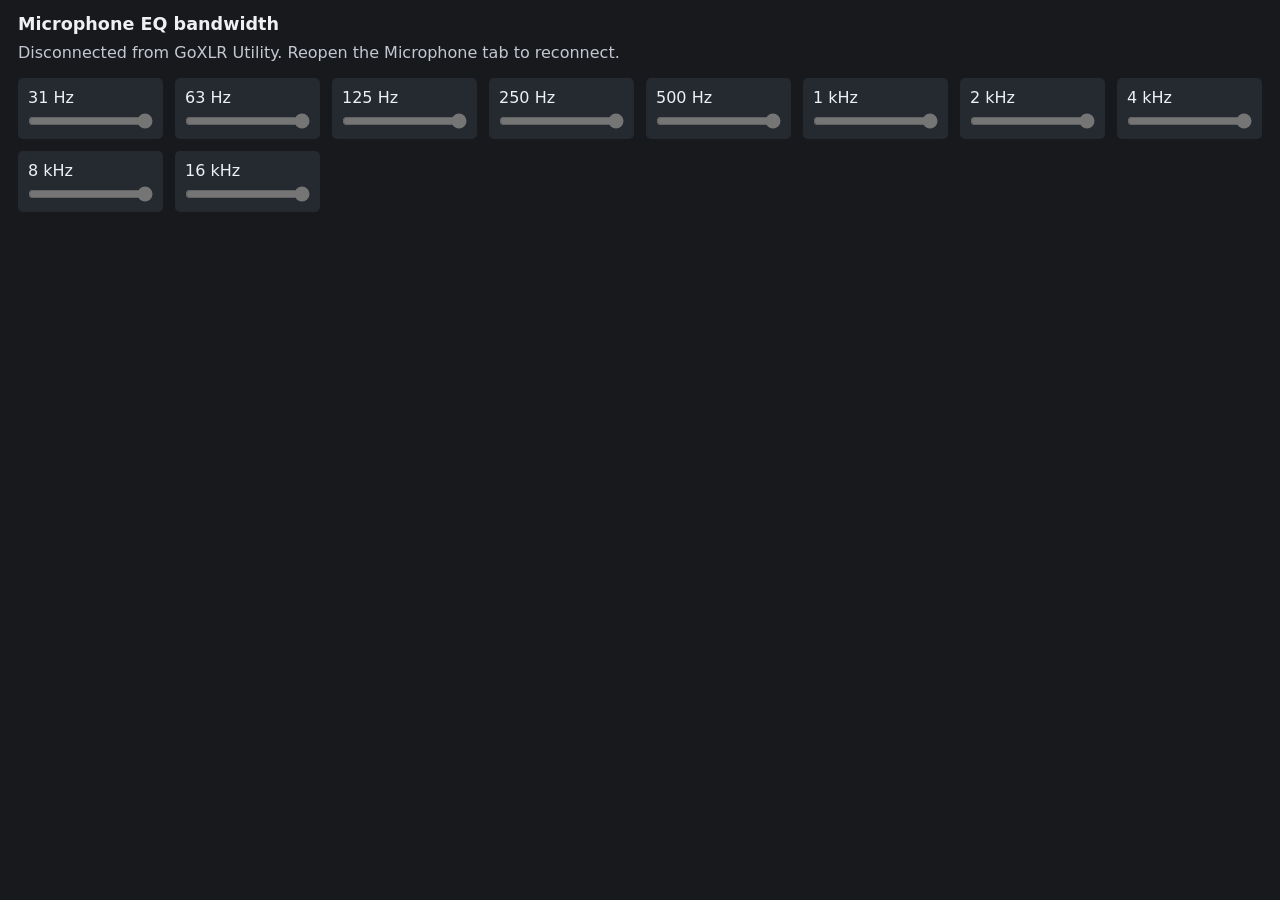
<file: daemon/web-content/mic-bandwidth/index.html>
<!doctype html>
<html lang="en">
<head>
  <meta charset="utf-8">
  <meta name="viewport" content="width=device-width, initial-scale=1">
  <title>Microphone EQ bandwidth</title>
  <link rel="stylesheet" href="style.css">
  <script type="module" src="app.mjs"></script>
</head>
<body>
  <h2>Microphone EQ bandwidth</h2>
  <p id="status" role="status">Connecting to GoXLR Utility…</p>
  <div id="bands"></div>
</body>
</html>
</file>
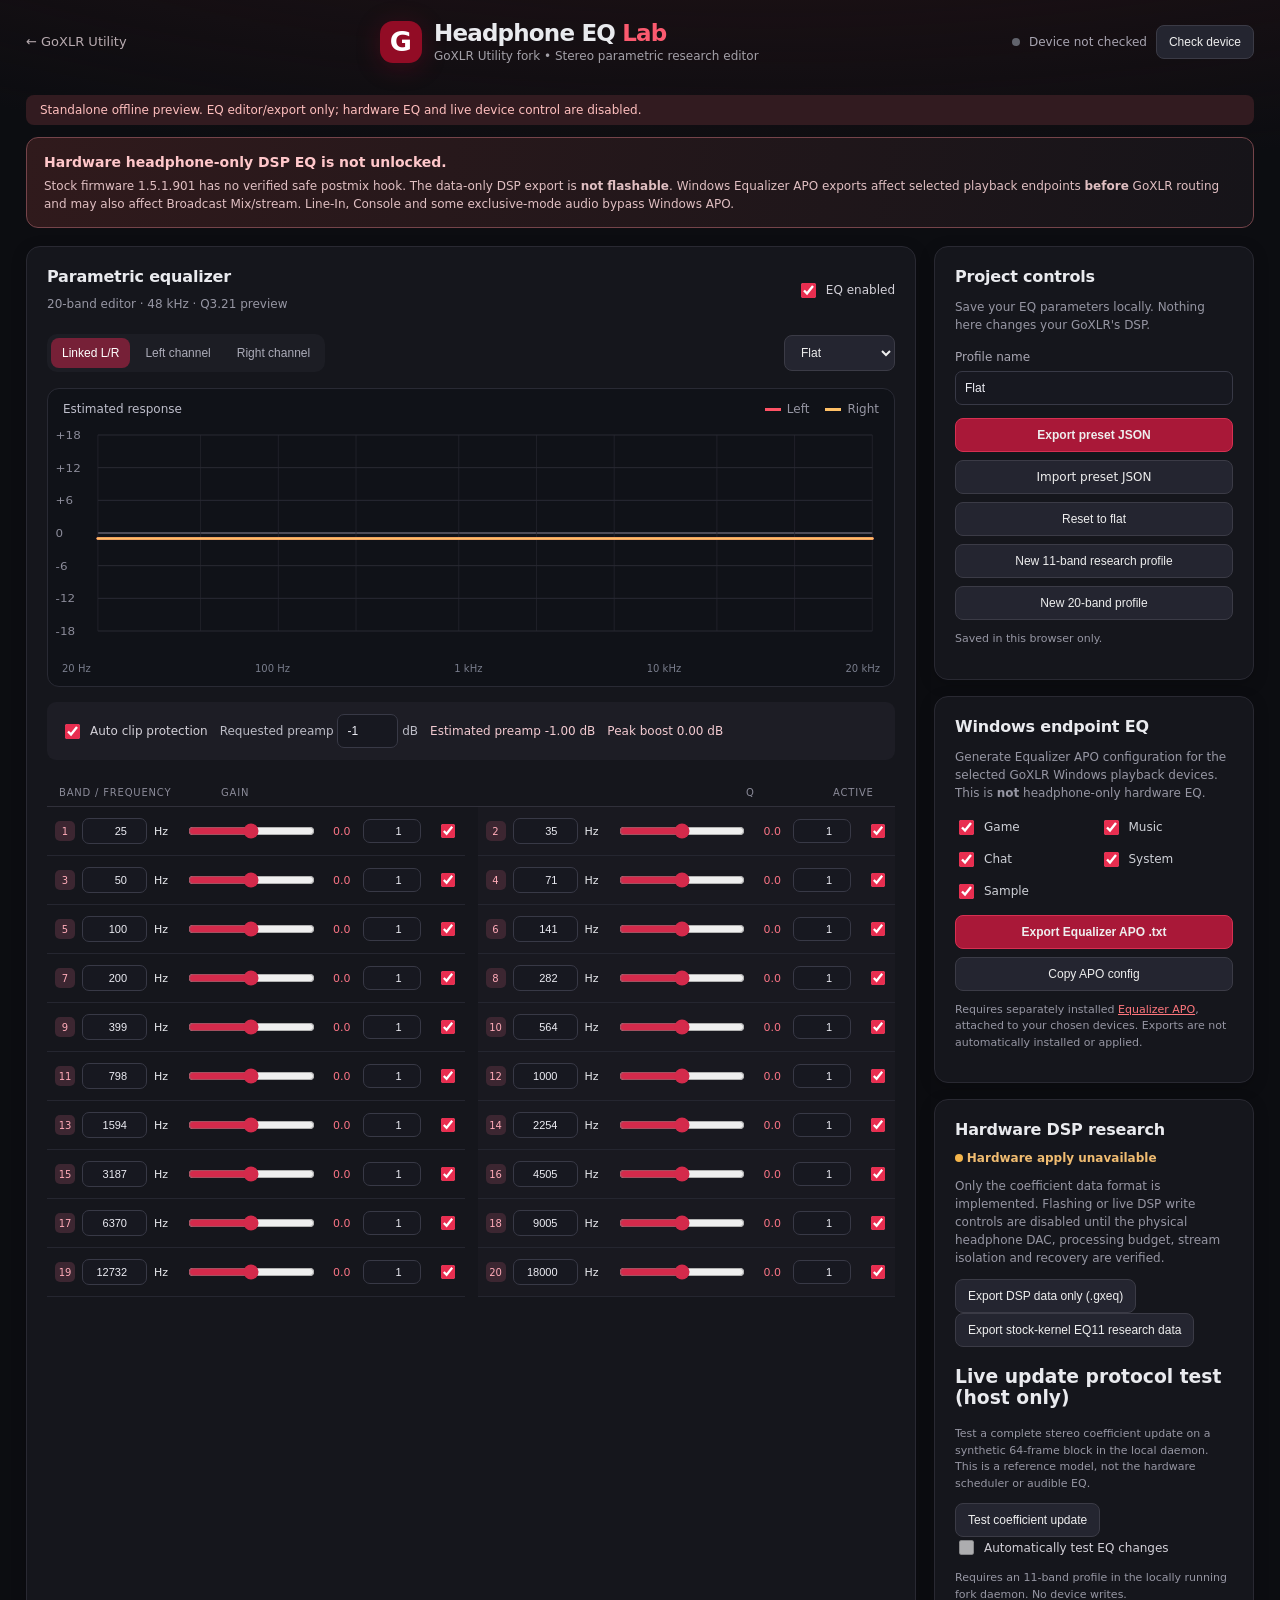
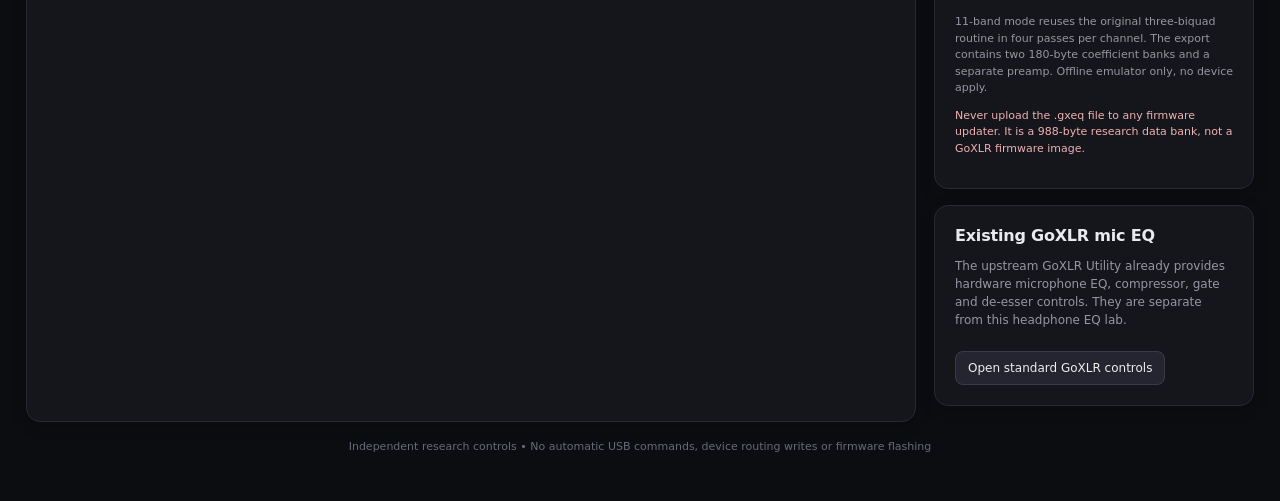
<file: standalone/GoXLR-EQ-Lab-OFFLINE-PREVIEW.html>
<!doctype html>
<html lang="en">
<head>
  <meta charset="utf-8">
  <meta name="viewport" content="width=device-width,initial-scale=1">
  <title>GoXLR • Headphone EQ Lab</title>
  <style>
:root{font-family:Inter,system-ui,-apple-system,Segoe UI,Arial,sans-serif;color:#e9eaee;background:#0c0d11;font-synthesis:none}*{box-sizing:border-box}body{margin:0;background:radial-gradient(ellipse 1400px 430px at 60% -12%,#2a1317,transparent),#0c0d11}.layout{max-width:1460px;margin:0 auto;padding:20px 26px 30px}a{color:#ff777d}.header{display:flex;align-items:center;justify-content:space-between;gap:20px;flex-wrap:wrap;padding-bottom:20px}.back{font-size:13px;text-decoration:none;color:#b8abb0}.wordmark{display:flex;align-items:center;gap:12px}.mark{width:42px;height:42px;display:grid;place-items:center;border-radius:13px;background:#920c25;color:white;font-size:27px;font-weight:800;box-shadow:0 4px 25px #960b294d}.wordmark h1{font-size:23px;letter-spacing:-.8px;margin:0}.wordmark em{color:#fb5a6f;font-style:normal}.wordmark p{color:#a3a0a8;font-size:12px;margin:3px 0 0}.device{display:flex;align-items:center;gap:9px;font-size:12px;color:#a8a5b1}.dot{display:inline-block;width:8px;height:8px;border-radius:50%;background:#61636c}.dot.ok{background:#34cf87}.dot.blocked{background:#f4b54b}.notice{border:1px solid #75444a;background:linear-gradient(100deg,#301a1c,#161419);padding:14px 17px;border-radius:12px;margin-bottom:18px}.notice strong{color:#ffc7ca;font-size:14px}.notice p{color:#e0bfc2;line-height:1.5;font-size:12px;max-width:1210px;margin:6px 0 0}.cols{display:grid;grid-template-columns:minmax(570px,1fr) 320px;gap:18px}.panel{border:1px solid #292932;background:#15161c;border-radius:14px;padding:20px;box-shadow:0 4px 16px #0003;margin-bottom:16px}.main{margin-bottom:0}.topline,.channel-bar,.graph-head,.headroom,.table-head,.bandrow{display:flex;align-items:center;justify-content:space-between;gap:12px}h2{font-size:16px;margin:0 0 7px;letter-spacing:-.2px}.sub{font-size:12px;color:#9696a3;line-height:1.5}.topline{margin-bottom:21px}.toggle{display:inline-flex;align-items:center;gap:7px;color:#d3d0d8;font-size:12px;white-space:nowrap}input[type=checkbox]{accent-color:#e82e50;width:15px;height:15px}button,.filebutton,.openapp,select{color:#eee;background:#242530;border:1px solid #3b3b46;border-radius:8px;padding:9px 12px;font-size:12px;cursor:pointer}button:hover,.filebutton:hover,.openapp:hover{border-color:#df4a5d;background:#302329}button:focus-visible,input:focus-visible,select:focus-visible{outline:2px solid #f45c76;outline-offset:2px}button.accent{background:#a91838;border-color:#d63051;font-weight:650}.channel-bar{margin-bottom:16px}.segmented{display:flex;flex-wrap:wrap;gap:4px;background:#1c1d24;border-radius:10px;padding:4px}.segmented button{border:0;background:transparent;padding:8px 11px;color:#acacb9}.segmented button.active{background:#762037;color:#fff}.graph{border:1px solid #292a34;background:#101218;border-radius:12px;overflow:hidden;margin-bottom:15px}.graph-head{padding:13px 15px 0;font-size:12px;color:#bebecb}.legend{display:flex;align-items:center;gap:6px;color:#9696a3}.legend i{display:inline-block;width:16px;height:3px;margin-left:10px}.legend i.left{background:#ff5265}.legend i.right{background:#ffc066}#response{display:block;width:100%;height:245px}.graph-meta{display:flex;justify-content:space-between;padding:2px 14px 12px;font-size:10px;color:#797d8c}.headroom{justify-content:flex-start;flex-wrap:wrap;padding:12px 14px;margin-bottom:17px;border-radius:9px;background:#1d1d25;font-size:12px;color:#bcbcc6}.headroom input[type=number]{width:61px}.headroom span{font-variant-numeric:tabular-nums;color:#f2cad1}.table-head{padding:10px 12px 8px;display:grid;grid-template-columns:150px 1fr 75px 50px;font-size:10px;color:#8b8b99;text-transform:uppercase;letter-spacing:.8px;border-bottom:1px solid #30303a}.bands{display:grid;grid-template-columns:1fr 1fr;column-gap:13px}.bandrow{display:grid;grid-template-columns:91px minmax(85px,1fr) 62px 20px;padding:11px 8px;border-bottom:1px solid #252630;font-size:11px;min-width:0}.bandrow:nth-child(even){background:#191920}.freqrow{display:flex;align-items:center;gap:7px;white-space:nowrap}.bandnum{display:inline-grid;place-items:center;border-radius:5px;width:20px;height:20px;background:#3c2631;color:#ffabb8;font-size:10px}.bandrow .value{color:#fa7485;font-size:11px;min-width:27px;text-align:right}.gainrow{display:flex;align-items:center;gap:7px;min-width:0}.gainrow input{min-width:0;flex:1}.bandrow input[type=number]{width:58px;padding:5px 3px;text-align:right}.bandrow input[type=checkbox]{width:14px;height:14px}.bandrow input[type=range]{accent-color:#d42a4b;width:100%;cursor:pointer}input[type=number],input[type=text]{background:#171820;color:#ededf4;border:1px solid #383946;border-radius:7px;font-size:12px;padding:9px;width:100%}.bandrow input[type=number]{font-size:11px}.field{display:block;font-size:12px;color:#a8a6b2;margin:16px 0 12px}.field input{display:block;margin-top:7px}.actions{display:grid;gap:8px;margin-top:13px}.actions button,.actions .filebutton{text-align:center;width:100%;display:block;cursor:pointer}.filebutton input{display:none}.small{color:#9696a3;font-size:11px;line-height:1.5}.endpoints{display:grid;grid-template-columns:repeat(2,minmax(0,1fr));gap:11px;margin-top:15px}.endpoints label{display:flex;align-items:center;gap:7px;font-size:12px;color:#ced0d7}.status{font-size:12px;color:#f0bc71;margin:12px 0}.warning{font-size:11px;color:#efb0b0;line-height:1.5}.openapp{display:inline-block;text-decoration:none;margin-top:10px}.error{position:fixed;bottom:14px;right:14px;z-index:20;max-width:460px;background:#6d1d30;color:#fff;border:1px solid #ff647f;padding:14px 20px;border-radius:9px;box-shadow:0 15px 40px #0009;font-size:13px}footer{text-align:center;color:#676b78;font-size:11px;padding:18px}@media(max-width:1050px){.cols{grid-template-columns:1fr}.side{display:grid;grid-template-columns:repeat(2,1fr);gap:12px}.side .panel{margin:0}}@media(max-width:760px){.layout{padding:13px}.header{gap:12px}.wordmark h1{font-size:19px}.cols{display:block}.side{display:block}.side .panel{margin:14px 0}.bands{grid-template-columns:1fr}.table-head{display:none}.bandrow{grid-template-columns:110px 1fr 62px 20px}.headroom{gap:12px}}

/* EQ center frequency is fully editable per band and per stereo channel. */
.freqrow input[type=number]{width:65px;min-width:53px;font-size:11px;padding:6px 4px;text-align:right}
.bandrow{grid-template-columns:119px minmax(90px,1fr) 62px 20px}

/* In-app view uses the existing native tab navigation, no secondary back link. */
body.embedded{background:#15161c}body.embedded .layout{max-width:none;padding:12px}body.embedded .back,body.embedded .openapp{display:none}body.embedded .header{justify-content:space-between}

</style>
</head>
<body>
<main class="layout">
  <header class="header">
    <a class="back" href="https://github.com/7ejal/goxlr-utility">← GoXLR Utility</a>
    <div class="wordmark"><span class="mark">G</span><div><h1>Headphone EQ <em>Lab</em></h1><p>GoXLR Utility fork • Stereo parametric research editor</p></div></div>
    <div class="device"><span id="deviceDot" class="dot"></span><span id="deviceStatus">Device not checked</span><button id="checkDevice">Check device</button></div>
  </header>
<p style="padding:8px 14px;color:#ffbfbe;background:#321b20;border-radius:8px;font-size:12px">Standalone offline preview. EQ editor/export only; hardware EQ and live device control are disabled.</p>
  <section class="notice">
    <strong>Hardware headphone-only DSP EQ is not unlocked.</strong>
    <p>Stock firmware 1.5.1.901 has no verified safe postmix hook. The data-only DSP export is <b>not flashable</b>. Windows Equalizer APO exports affect selected playback endpoints <b>before</b> GoXLR routing and may also affect Broadcast Mix/stream. Line-In, Console and some exclusive-mode audio bypass Windows APO.</p>
  </section>
  <div class="cols">
    <section class="panel main">
      <div class="topline">
        <div><h2>Parametric equalizer</h2><span class="sub"><span id="bandMode">20-band editor</span> · 48 kHz · Q3.21 preview</span></div>
        <label class="toggle"><input id="enabled" type="checkbox" checked> <span>EQ enabled</span></label>
      </div>
      <div class="channel-bar">
        <div class="segmented">
          <button class="active" data-side="linked">Linked L/R</button>
          <button data-side="left">Left channel</button>
          <button data-side="right">Right channel</button>
        </div>
        <select id="preset" aria-label="Equalizer preset">
          <option value="Flat">Flat</option>
          <option value="Warm">Warm</option>
          <option value="Gentle bass">Gentle bass</option>
          <option value="Voice clarity">Voice clarity</option>
          <option value="Soft treble">Soft treble</option>
        </select>
      </div>
      <div class="graph">
        <div class="graph-head"><span>Estimated response</span><span class="legend"><i class="left"></i> Left <i class="right"></i> Right</span></div>
        <svg id="response" viewBox="0 0 780 245" preserveAspectRatio="none" role="img" aria-label="Frequency-response curve for left and right channels"></svg>
        <div class="graph-meta"><span>20 Hz</span><span>100 Hz</span><span>1 kHz</span><span>10 kHz</span><span>20 kHz</span></div>
      </div>
      <div class="headroom">
        <label class="toggle"><input id="autoHeadroom" type="checkbox" checked> Auto clip protection</label>
        <label>Requested preamp <input type="number" id="preamp" min="-30" max="6" step=".5" value="-1"> dB</label>
        <span id="effective">Effective preamp —</span>
        <span id="peak">Max EQ boost —</span>
      </div>
      <div class="table-head"><span>Band / frequency</span><span>Gain</span><span>Q</span><span>Active</span></div>
      <div id="bands" class="bands"></div>
    </section>
    <aside class="side">
      <section class="panel">
        <h2>Project controls</h2>
        <p class="sub">Save your EQ parameters locally. Nothing here changes your GoXLR's DSP.</p>
        <label class="field">Profile name<input id="profileName" type="text" maxlength="80" value="Flat"></label>
        <div class="actions">
          <button class="accent" id="exportJson">Export preset JSON</button>
          <label class="filebutton">Import preset JSON <input id="importJson" type="file" accept=".json,application/json"></label>
          <button id="reset">Reset to flat</button>
          <button id="newNative11">New 11-band research profile</button>
          <button id="new20">New 20-band profile</button>
        </div>
        <p id="localMessage" class="small" role="status">Saved in this browser only.</p>
      </section>
      <section class="panel">
        <h2>Windows endpoint EQ</h2>
        <p class="sub">Generate Equalizer APO configuration for the selected GoXLR Windows playback devices. This is <b>not</b> headphone-only hardware EQ.</p>
        <div id="endpoints" class="endpoints"></div>
        <div class="actions">
          <button class="accent" id="exportApo">Export Equalizer APO .txt</button>
          <button id="copyApo">Copy APO config</button>
        </div>
        <p class="small">Requires separately installed <a href="https://sourceforge.net/projects/equalizerapo/" target="_blank" rel="noopener noreferrer">Equalizer APO</a>, attached to your chosen devices. Exports are not automatically installed or applied.</p>
      </section>
      <section class="panel">
        <h2>Hardware DSP research</h2>
        <div class="status"><span class="dot blocked"></span> <strong>Hardware apply unavailable</strong></div>
        <p class="sub">Only the coefficient data format is implemented. Flashing or live DSP write controls are disabled until the physical headphone DAC, processing budget, stream isolation and recovery are verified.</p>
        <button id="exportData">Export DSP data only (.gxeq)</button>
        <button id="exportNative11" disabled>Export stock-kernel EQ11 research data</button>
        <h3>Live update protocol test (host only)</h3>
        <p class="small">Test a complete stereo coefficient update on a synthetic 64-frame block in the local daemon. This is a reference model, not the hardware scheduler or audible EQ.</p>
        <button id="testLabUpdate" disabled>Test coefficient update</button>
        <label class="toggle"><input id="autoLab" type="checkbox" disabled> Automatically test EQ changes</label>
        <p id="labResult" class="small" role="status">No hardware update.</p>

        <p class="small">11-band mode reuses the original three-biquad routine in four passes per channel. The export contains two 180-byte coefficient banks and a separate preamp. Offline emulator only, no device apply.</p>
        <p class="warning">Never upload the .gxeq file to any firmware updater. It is a 988-byte research data bank, not a GoXLR firmware image.</p>
      </section>
      <section class="panel">
        <h2>Existing GoXLR mic EQ</h2>
        <p class="sub">The upstream GoXLR Utility already provides hardware microphone EQ, compressor, gate and de-esser controls. They are separate from this headphone EQ lab.</p>
        <a class="openapp" href="https://github.com/7ejal/goxlr-utility">Open standard GoXLR controls</a>
      </section>
    </aside>
  </div>
  <div id="error" class="error" role="alert" hidden></div>
  <footer>Independent research controls • No automatic USB commands, device routing writes or firmware flashing</footer>
</main>
<script>
/*
 * GoXLR Utility fork — offline stereo headphone EQ lab, NEVER device firmware.
 * Based on the independently verified 20-band stereo GXEQ data-only research.
 * No USB or hardware DSP writes. Equalizer APO export affects Windows endpoints
 * and MAY also affect BroadcastMix; not an isolated physical headphone mix.
 */
const FS = 48000;
const FREQS = Object.freeze([25,35,50,71,100,141,200,282,399,564,798,1000,1594,2254,3187,4505,6370,9005,12732,18000]);
const ENDPOINTS = Object.freeze(["Game","Music","Chat","System","Sample"]);
const HARDWARE_HEADPHONE_EQ_SUPPORTED = false;
const Q21 = 2**21, Q23=2**23;
const finite = (v,lo,hi) => typeof v==="number" && Number.isFinite(v) && v>=lo && v<=hi;
function flat() {
  const make=()=>FREQS.map(freq=>({freq,gain:0,q:1,on:true}));
  return {schema:"goxlr-eq-preview-v1",name:"Flat",enabled:true,
    preamp:-1,autoHeadroom:true,left:make(),right:make(),endpoints:[...ENDPOINTS]};
}
function validate(p) {
  if(!p||typeof p!=="object"||Array.isArray(p)||p.schema!=="goxlr-eq-preview-v1")throw Error("Unsupported profile");
  if(typeof p.name!=="string"||p.name.length>80)throw Error("Invalid name");
  if(typeof p.enabled!=="boolean"||typeof p.autoHeadroom!=="boolean")throw Error("Invalid switches");
  if(!finite(p.preamp,-30,6))throw Error("Preamp outside -30 to 6 dB");
  for(const ch of ["left","right"]) {
    if(!Array.isArray(p[ch])||p[ch].length!==20)throw Error("20 bands per channel required");
    for(const b of p[ch]) {
      if(!b||typeof b!=="object"||!finite(b.freq,20,20000)
         ||!finite(b.gain,-18,18)||!finite(b.q,.2,12)||typeof b.on!=="boolean")
        throw Error("Invalid frequency, gain, Q or enable");
    }
  }
  if(p.native11!==undefined&&typeof p.native11!=="boolean")throw Error("Invalid native11 mode");
  if(p.native11&&["left","right"].some(ch=>p[ch].slice(11).some(b=>b.on)))throw Error("Extra native11 bands must remain disabled");
  if(!Array.isArray(p.endpoints)||new Set(p.endpoints).size!==p.endpoints.length
     ||p.endpoints.some(x=>!ENDPOINTS.includes(x)))throw Error("Invalid GoXLR Windows endpoints");
  return p;
}
function coeff(b) {
  const A=10**(b.gain/40),w=2*Math.PI*b.freq/FS, alpha=Math.sin(w)/(2*b.q),c=Math.cos(w),den=1+alpha/A;
  return [(1+alpha*A)/den,-2*c/den,(1-alpha*A)/den,2*c/den,-(1-alpha/A)/den];
}
function quantize(c) {
  const q=c.map(x=>{
    const n=Math.round(x*Q21);
    if(!Number.isSafeInteger(n)||n<-(2**23)||n>=2**23)throw Error("Q3.21 coefficient overflow");
    return n;
  });
  const a1=-q[3]/Q21,a2=-q[4]/Q21;
  if(!(Math.abs(a2)<1&&1+a1+a2>0&&1-a1+a2>0))throw Error("Quantized coefficient unstable");
  return q;
}
function db(c,f) {
  const w=2*Math.PI*f/FS,r1=Math.cos(w),i1=-Math.sin(w),r2=Math.cos(2*w),i2=-Math.sin(2*w);
  const nr=c[0]+c[1]*r1+c[2]*r2,ni=c[1]*i1+c[2]*i2;
  const dr=1-c[3]*r1-c[4]*r2,di=-c[3]*i1-c[4]*i2;
  return 10*Math.log10(Math.max((nr*nr+ni*ni)/(dr*dr+di*di),1e-40));
}
function compile(p,samples=512) {
  validate(p);
  if(!Number.isInteger(samples)||samples<64||samples>4096)throw Error("Invalid sampling");
  const q=[p.left,p.right].map(ch=>ch.map(b=>quantize(b.on?coeff(b):[1,0,0,0,0])));
  const channels=[p.left,p.right],response=[[],[]];
  let peak=-Infinity;
  for(let i=0;i<samples;i++) {
    const hz=20*1000**(i/(samples-1));
    for(let ch=0;ch<2;ch++) {
      const v=p.enabled?channels[ch].reduce((sum,b,j)=>sum+(b.on?db(q[ch][j].map(n=>n/Q21),hz):0),0):0;
      response[ch].push({hz,db:v});
      peak=Math.max(peak,v);
    }
  }
  const required=Math.min(0,-peak-.5);
  const preamp=p.enabled?(p.autoHeadroom?Math.min(p.preamp,required):p.preamp):0;
  if(preamp< -30)throw Error("Too much gain; required headroom below -30 dB");
  const preampQ23=Math.min(Q23,Math.max(0,Math.round(10**(preamp/20)*Q23)));
  return {q,response,peak,preamp,required,preampQ23,
    estimatedAfterPreamp:peak+preamp,isFlashableFirmware:false};
}
function apo(p,m=compile(p,2048)) {
  validate(p);
  const o=[
    "# GoXLR Utility fork — software Windows endpoint EQ export, NOT hardware headphone-only EQ.",
    "# WARNING: EQ on Game/Music/Chat/System/Sample may also alter BroadcastMix/stream.",
    "# Audio from LineIn, Console, mic and exclusive WASAPI/ASIO may bypass this EQ.",
    "# Equalizer APO must be installed and attached to selected endpoints manually."
  ];
  for(const endpoint of p.endpoints) {
    o.push("","Device: "+endpoint+" TC-HELICON GoXLR");
    for(const [key,channel] of [["left","L"],["right","R"]]) {
      o.push("Channel: "+channel,"Preamp: "+m.preamp.toFixed(2)+" dB");
      if(!p.enabled){o.push("# EQ bypassed");continue;}
      p[key].forEach((b,i)=>{
        if(b.on)o.push("Filter "+(i+1)+": ON PK Fc "+b.freq.toFixed(2)+" Hz Gain "
          +b.gain.toFixed(2)+" dB Q "+b.q.toFixed(3));
      });
    }
  }
  return o.join("\n")+"\n";
}
function bank(p,m=compile(p,2048)){
  validate(p);
  const bytes=new Uint8Array(988),dv=new DataView(bytes.buffer);
  const put32=(off,v)=>dv.setUint32(off,v>>>0,false);
  bytes.set([71,88,69,81]);put32(4,1);put32(8,FS);
  dv.setUint16(12,2,false);dv.setUint16(14,20,false);
  put32(16,p.enabled?1:0);put32(20,m.preampQ23);
  let idx=24;
  for(let ch=0;ch<2;ch++)for(let i=0;i<20;i++){
    const b=ch===0?p.left[i]:p.right[i];
    put32(idx,p.enabled&&b.on?1:0);idx+=4;
    for(const v of m.q[ch][i]){dv.setInt32(idx,v,false);idx+=4;}
  }
  if(idx!==984)throw Error("Bad data-bank layout");
  let crc=0xffffffff;
  for(let i=0;i<984;i++){
    crc^=bytes[i];
    for(let j=0;j<8;j++)crc=(crc>>>1)^(crc&1?0xedb88320:0);
  }
  put32(984,(crc^0xffffffff)>>>0);
  return bytes;
}
function preset(name){
  const funcs={
    Flat:f=>0,Warm:f=>f<150?2.5:f>5000?-1:0,
    "Voice clarity":f=>f>=1000&&f<=4505?2.2:f<120?-1.5:0,
    "Gentle bass":f=>f<141?3:0,
    "Soft treble":f=>f>4505?-2.5:f<100?1:0
  };
  if(!(name in funcs))throw Error("Unknown preset");
  const p=flat();p.name=name;
  for(let i=0;i<20;i++)p.left[i].gain=p.right[i].gain=funcs[name](p.left[i].freq);
  return p;
}

// Native research mode: reuse the stock three-biquad DSP routine P:000D99.
// The host format is data only. No device command or firmware is generated.
const FREQS11=Object.freeze([31,63,125,250,500,1000,2000,4000,8000,12000,16000]);
function flat11(){
  const p=flat(); p.name="11-band native research"; p.native11=true;
  for(const ch of ["left","right"]){
    p[ch]=p[ch].map((b,i)=>i<11?{freq:FREQS11[i],gain:0,q:1,on:true}:{...b,gain:0,on:false});
  }
  return p;
}
function stableStock(c){return Math.abs(c[4])<1 && 1-c[3]-c[4]>0 && 1+c[3]-c[4]>0;}
const STOCK_SCALE=[.5,1,.25];
const STOCK_GRID=[20,25,31,35,45,50,63,75,100,125,160,200,250,315,400,500,630,800,1000,1250,1600,2000,2500,3150,4000,5000,6300,8000,10000,12500,16000,18000,20000];
function stockNorm(w,i){
  const s=STOCK_SCALE[i%3],v=w.map(n=>n/Q23);
  return [v[2]*4/s,v[1]*4/s,v[0]*2/s,-2*v[4],-v[3]];
}
function packStock(q,i){
  const s=STOCK_SCALE[i%3];
  const clipRound=v=>{
    const n=Math.round(v*Q23);if(n< -Q23||n>=Q23)throw Error("Stock Q23 coefficient out of bounds");return n;
  };
  if(q[0]===Q21&&q[1]===-q[3]&&q[2]===-q[4])return [0,0,clipRound(s/4),0,0];
  const [b0,b1,b2,f1,f2]=q.map(n=>n/Q21);
  let w=[s*b2/2,s*b1/4,s*b0/4,-f2,-f1/2].map(clipRound);
  const target=q.map(n=>n/Q21),expected=STOCK_GRID.map(f=>db(target,f));
  const score=t=>{
    const c=stockNorm(t,i);
    if(!stableStock(c))return Infinity;
    return Math.max(...STOCK_GRID.map((f,j)=>Math.abs(db(c,f)-expected[j])));
  };
  let best=score(w);
  for(let pass=0;pass<8;pass++){
    let progress=false;
    for(let j=0;j<5;j++){
      let winner=w[j],cost=best;
      for(const delta of [-8,-6,-4,-3,-2,-1,1,2,3,4,6,8]){
        const v=w[j]+delta;if(v< -Q23||v>=Q23)continue;
        const t=w.slice();t[j]=v;const k=score(t);
        if(k+1e-9<cost){winner=v;cost=k;}
      }
      if(winner!==w[j]){w[j]=winner;best=cost;progress=true;}
    }
    if(!progress)break;
  }
  return w;
}
function native11Data(p){
  validate(p);
  if(!p.native11||["left","right"].some(ch=>p[ch].slice(11).some(b=>b.on)))
    throw Error("Create an 11-band research profile first; all extra bands must be disabled.");
  if(p.enabled&&!p.autoHeadroom)throw Error("Enable automatic headroom before exporting native research data.");
  const channels=[],dense=Array.from({length:2048},(_,i)=>20*1000**(i/2047));
  let peak=-Infinity;
  for(const ch of ["left","right"]){
    let words=[],maxError=0,norm=[];
    for(let i=0;i<12;i++){
      const band=p[ch][i];
      const q=(i<11 && p.enabled && band.on && band.gain!==0)?quantize(coeff(band)):[Q21,0,0,0,0];
      const w=packStock(q,i),target=q.map(n=>n/Q21),recovered=stockNorm(w,i);
      if(!stableStock(recovered))throw Error("Unstable packed filter");
      const error=Math.max(...dense.map(f=>Math.abs(db(recovered,f)-db(target,f))));
      if(!Number.isFinite(error)||error>.1)throw Error("Stock-layout response error >0.1 dB; adjust gain, frequency or Q");
      maxError=Math.max(maxError,error);words.push(...w);norm.push(recovered);
    }
    peak=Math.max(peak,...dense.map(f=>norm.reduce((s,c)=>s+db(c,f),0)));
    const hex=words.map(n=>(n&0xffffff).toString(16).padStart(6,"0")).join("");
    if(hex.length!==360)throw Error("Incorrect 180-byte channel data size");
    channels.push({channel:ch,coefficient_bytes:180,u24be_hex:hex,max_section_model_error_db:maxError});
  }
  const preamp=p.enabled?Math.min(0,p.preamp,-peak-.5):0;
  if(preamp< -30)throw Error("Required preamp below -30 dB");
  return {schema:"GXEQ11_OFFLINE_STOCK_LAYOUT_V1",flashable:false,hardware_apply:false,
    stock_kernel:"P:000D99",lab_wrapper:"P:005FF2",active_slots_per_channel:11,padding_slots_per_channel:1,
    calls_per_channel:4,sample_rate:FS,enabled:p.enabled,estimated_peak_db:peak,
    preamp_db:preamp,preamp_q23:Math.min(Q23,Math.round(10**(preamp/20)*Q23)),
    preamp_not_in_coefficients:true,channels,
    warning:"EMULATOR DATA ONLY. Not firmware. No physical headphone path, transport or device memory allocation established."};
}

// E11L is an explicit host-laboratory packet, never a GoXLR USB opcode.
function labUpdatePacket(p){
  const m=native11Data(p),bytes=new Uint8Array(376),v=new DataView(bytes.buffer);
  bytes.set([69,49,49,76]);bytes[4]=1;bytes[5]=m.enabled?1:0;
  v.setUint32(8,m.preamp_q23,false);
  for(const [ch,bank] of m.channels.entries()){
    for(let i=0;i<180;i++)bytes[12+ch*180+i]=Number.parseInt(bank.u24be_hex.slice(2*i,2*i+2),16);
  }
  let crc=0xffffffff;
  for(let i=0;i<372;i++){
    crc^=bytes[i];
    for(let j=0;j<8;j++)crc=(crc>>>1)^(crc&1?0xedb88320:0);
  }
  v.setUint32(372,(crc^0xffffffff)>>>0,false);
  return bytes;
}


const $=id=>document.getElementById(id);
const STORAGE="goxlr-headphone-eq-lab-v1";
const embedded = new URLSearchParams(window.location.search).get("embedded")==="1" && window.parent!==window;
if(embedded) document.body.classList.add("embedded");
let profile=flat(),side="linked",current=null,saveTimeout=0;
// This sends a host-only test packet; never writes to the physical device.
const labAvailable=location.protocol==="http:" && ["127.0.0.1","localhost"].includes(location.hostname);
let labBusy=false,labQueued=false,labTimer=0;
async function runLabUpdate(){
  if(!labAvailable||!profile.native11)return;
  if(labBusy){labQueued=true;return;}
  labBusy=true;
  $("labResult").textContent="Testing coefficient update…";
  try{
    const payload=labUpdatePacket(profile);
    const r=await fetch("/api/eq11-lab/update",{method:"POST",headers:{"Content-Type":"application/octet-stream"},body:payload});
    const j=await r.json();
    if(!r.ok||j.mode!=="synthetic_block_only"||j.device_applied!==false||!j.other_lanes_unchanged)throw Error(j.error||"Lab endpoint rejected update");
    $("labResult").textContent="Host test #"+j.generation+": "+j.changed_samples.join("/")+" samples changed L/R; other candidate lanes unchanged. Hardware NOT updated.";
  }catch(e){$("labResult").textContent="Lab test failed: "+e.message;}
  finally{
    labBusy=false;
    if(labQueued){labQueued=false;if($("autoLab").checked)scheduleLab();}
  }
}
function scheduleLab(){
  clearTimeout(labTimer);
  if(labAvailable&&profile.native11&&$("autoLab").checked)labTimer=setTimeout(runLabUpdate,350);
}

try{const data=JSON.parse(localStorage.getItem(STORAGE));if(data)profile=validate(data);}catch{try{localStorage.removeItem(STORAGE);}catch{}}
const error=message=>{const el=$("error");el.textContent=message;el.hidden=false;setTimeout(()=>el.hidden=true,6500);};
const note=message=>$("localMessage").textContent=message;
const save=()=>{
  try{validate(profile);localStorage.setItem(STORAGE,JSON.stringify(profile));note("Saved locally in this browser.");scheduleLab();}
  catch(ex){error(ex.message);}
};
function download(name,bytes,mime){
  const blob=new Blob([bytes],{type:mime}),url=URL.createObjectURL(blob),a=document.createElement("a");
  a.href=url;a.download=name;document.body.appendChild(a);a.click();a.remove();setTimeout(()=>URL.revokeObjectURL(url),1000);
}
function paintGraph(){
  const svg=$("response");
  const W=780,H=245,left=46,top=19,w=714,h=196;
  const x=f=>left+Math.log10(f/20)/3*w;
  const y=db=>top+(18-Math.max(-18,Math.min(18,db)))/36*h;
  let out="";
  for(const dbValue of [-18,-12,-6,0,6,12,18]){
    const yy=y(dbValue);const primary=dbValue===0;
    out+='<line x1="'+left+'" y1="'+yy+'" x2="'+(left+w)+'" y2="'+yy+'" stroke="'+(primary?"#64616e":"#34343e")+'" stroke-width="'+(primary?"1.3":".7")+'"/>';
    out+='<text x="7" y="'+(yy+4)+'" fill="#8b8b99" font-size="11">'+(dbValue>0?"+":"")+dbValue+'</text>';
  }
  for(const f of [20,50,100,200,500,1000,2000,5000,10000,20000]){
    const xx=x(f);out+='<line x1="'+xx+'" y1="'+top+'" x2="'+xx+'" y2="'+(top+h)+'" stroke="#2b2b34" stroke-width=".6"/>';
  }
  if(current){
    for(let ch=0;ch<2;ch++){
      const path=current.response[ch].map((point,i)=>(i===0?"M":"L")+x(point.hz).toFixed(2)+","+y(point.db+current.preamp).toFixed(2)).join(" ");
      out+='<path fill="none" stroke="'+(ch===0?"#ff5265":"#ffc066")+'" stroke-width="2.5" stroke-linecap="round" d="'+path+'"/>';
    }
  }
  svg.innerHTML=out;
}
function dataSide(){return side==="right"?"right":"left";}
function drawTable(){
  const node=$("bands");
  const bands=profile[dataSide()].slice(0,profile.native11?11:20);
  node.replaceChildren();
  bands.forEach((band,i)=>{
    const row=document.createElement("div");
    row.className="bandrow";row.dataset.row=i;
    row.innerHTML='<div class="freqrow"><span class="bandnum">'+(i+1)+'</span>'
      +'<input aria-label="Band '+(i+1)+' frequency in hertz" data-field="freq" type="number" min="20" max="20000" step="1" value="'+band.freq+'"><span>Hz</span></div>'
      +'<div class="gainrow"><input aria-label="Band '+(i+1)+' gain" data-field="gain" type="range" min="-18" max="18" step=".5" value="'+band.gain+'">'
      +'<span class="value">'+(band.gain>0?"+":"")+band.gain.toFixed(1)+'</span></div>'
      +'<input aria-label="Band '+(i+1)+' Q" data-field="q" type="number" min=".2" max="12" step=".1" value="'+band.q+'">'
      +'<input aria-label="Enable band '+(i+1)+'" data-field="on" type="checkbox" '+(band.on?"checked":"")+'>';
    node.appendChild(row);
  });
}
function drawEndpoints(){
  const box=$("endpoints");box.replaceChildren();
  ENDPOINTS.forEach(endpoint=>{
    const label=document.createElement("label"),input=document.createElement("input");
    input.type="checkbox";input.checked=profile.endpoints.includes(endpoint);input.value=endpoint;
    input.addEventListener("change",()=>{
      profile.endpoints=ENDPOINTS.filter(x=>x===endpoint?input.checked:profile.endpoints.includes(x));save();
    });
    label.append(input,document.createTextNode(endpoint));box.appendChild(label);
  });
}
function refresh(){
  $("bandMode").textContent=profile.native11?"11-band native research profile":"20-band editor";
  $("exportNative11").disabled=!profile.native11;
  $("testLabUpdate").disabled=!labAvailable||!profile.native11;
  $("autoLab").disabled=!labAvailable||!profile.native11;
  if(!labAvailable||!profile.native11){
    $("autoLab").checked=false;
    $("labResult").textContent="Requires an 11-band profile in the locally running fork daemon. No device writes.";
  }


  $("profileName").value=profile.name;$("enabled").checked=profile.enabled;
  $("autoHeadroom").checked=profile.autoHeadroom;$("preamp").value=profile.preamp;
  document.querySelectorAll("[data-side]").forEach(el=>el.classList.toggle("active",el.dataset.side===side));
  try{
    current=compile(profile,512);
    $("effective").textContent="Estimated preamp "+current.preamp.toFixed(2)+" dB";
    $("peak").textContent="Peak boost "+current.peak.toFixed(2)+" dB";
  }catch(ex){current=null;error(ex.message);}
  drawTable();paintGraph();drawEndpoints();
}
$("bands").addEventListener("input",ev=>{
  const field=ev.target.dataset.field;
  if(field!=="gain")return;
  const row=ev.target.closest("[data-row]");if(!row)return;
  const i=Number(row.dataset.row),value=Number(ev.target.value);
  const sides=side==="linked"?["left","right"]:[side];
  for(const ch of sides)profile[ch][i].gain=value;
  row.querySelector(".value").textContent=(value>0?"+":"")+value.toFixed(1);
  try{current=compile(profile,512);paintGraph();
    $("effective").textContent="Estimated preamp "+current.preamp.toFixed(2)+" dB";
    $("peak").textContent="Peak boost "+current.peak.toFixed(2)+" dB";
  }catch(ex){error(ex.message);}
  clearTimeout(saveTimeout);saveTimeout=setTimeout(save,250);
});
$("bands").addEventListener("change",ev=>{
  const field=ev.target.dataset.field,row=ev.target.closest("[data-row]");
  if(!row || !["on","q","gain","freq"].includes(field))return;
  const i=Number(row.dataset.row);
  let value=field==="on"?ev.target.checked:Number(ev.target.value);
  if(field==="q"&&(!Number.isFinite(value)||value<.2||value>12)){error("Q must be between 0.2 and 12.");refresh();return;}
  if(field==="freq"&&(!Number.isFinite(value)||value<20||value>20000)){error("Frequency must be between 20 and 20,000 Hz.");refresh();return;}
  for(const ch of side==="linked"?["left","right"]:[side])profile[ch][i][field]=value;
  save();refresh();
});
document.querySelectorAll("[data-side]").forEach(el=>el.addEventListener("click",()=>{side=el.dataset.side;refresh();}));
$("preset").addEventListener("change",ev=>{const p=preset(ev.target.value);
  if(profile.native11){
    const next=flat11();next.name=p.name+" (11)";
    for(const ch of ["left","right"])for(let i=0;i<11;i++){
      // Reuse the existing preset curve at nearest logarithmic center.
      const f=next[ch][i].freq;
      next[ch][i].gain=p[ch].reduce((a,b)=>Math.abs(Math.log(b.freq/f))<Math.abs(Math.log(a.freq/f))?b:a).gain;
    }
    profile=next;
  }else profile=p;
  save();refresh();});
$("enabled").addEventListener("change",ev=>{profile.enabled=ev.target.checked;save();refresh();});
$("autoHeadroom").addEventListener("change",ev=>{profile.autoHeadroom=ev.target.checked;save();refresh();});
$("preamp").addEventListener("change",ev=>{
  const v=Number(ev.target.value);
  if(!Number.isFinite(v)||v< -30||v>6){error("Preamp must be -30 to +6 dB.");refresh();return;}
  profile.preamp=v;save();refresh();
});
$("profileName").addEventListener("change",ev=>{profile.name=ev.target.value.slice(0,80);save();refresh();});
$("reset").addEventListener("click",()=>{profile=profile.native11?flat11():flat();side="linked";save();refresh();});
$("exportJson").addEventListener("click",()=>{
  try{validate(profile);download("GoXLR-headphone-EQ-profile.json",JSON.stringify(profile,null,2),"application/json");}
  catch(ex){error(ex.message);}
});
$("importJson").addEventListener("change",async ev=>{
  const file=ev.target.files[0];if(!file)return;
  if(file.size>128000){error("Profile file too large");ev.target.value="";return;}
  try{profile=validate(JSON.parse(await file.text()));save();refresh();note("Imported "+profile.name+" locally.");}
  catch(ex){error("Invalid EQ profile: "+ex.message);}
  ev.target.value="";
});
$("exportApo").addEventListener("click",()=>{
  try{const m=compile(profile,2048);download("GoXLR-Windows-endpoints-EQ.txt",apo(profile,m),"text/plain");}
  catch(ex){error(ex.message);}
});
$("copyApo").addEventListener("click",async ()=>{
  try{await navigator.clipboard.writeText(apo(profile,compile(profile,2048)));note("APO configuration copied. Device installation is manual.");}
  catch(ex){error("Copy failed: "+ex.message);}
});
$("newNative11").addEventListener("click",()=>{
  if(!confirm("Start a new 11-band research profile? Export your current profile first if you want to keep it."))return;
  profile=flat11();side="linked";save();refresh();
});
$("new20").addEventListener("click",()=>{
  if(!confirm("Start a new 20-band profile? Export your current profile first if you want to keep it."))return;
  profile=flat();side="linked";save();refresh();
});
$("exportNative11").addEventListener("click",()=>{
  try{download("EQ11_EMULATOR_DATA_NOT_FIRMWARE.json",JSON.stringify(native11Data(profile),null,2),"application/json");
    note("Exported 11-band stock-kernel research coefficients. No hardware applied.");}
  catch(ex){error(ex.message);}
});
$("exportData").addEventListener("click",()=>{
  try{download("DATA_ONLY_NOT_FLASHABLE.gxeq",bank(profile,compile(profile,2048)),"application/octet-stream");}
  catch(ex){error(ex.message);}
});
$("testLabUpdate").addEventListener("click",runLabUpdate);
$("autoLab").addEventListener("change",()=>{
  if($("autoLab").checked)scheduleLab();
  else {clearTimeout(labTimer);labQueued=false;}
});
$("checkDevice").addEventListener("click",async()=>{
  $("deviceStatus").textContent="Checking…";
  try{
    const res=await fetch("/api/command",{method:"POST",headers:{"Content-Type":"application/json"},body:JSON.stringify("GetStatus")});
    if(!res.ok)throw Error("HTTP "+res.status);
    const reply=await res.json(),mixers=reply?.Status?.mixers || {};
    const devices=Object.values(mixers);
    if(!devices.length)throw Error("No mixer connected");
    const hardware=devices[0]?.hardware || {};
    const version=hardware.versions?.firmware;
    const ver=Array.isArray(version)?version.join("."):"unknown";
    $("deviceStatus").textContent="GoXLR "+(hardware.device_type || "")+" · firmware "+ver;
    $("deviceDot").classList.add("ok");
  }catch(ex){
    $("deviceDot").classList.remove("ok");
    $("deviceStatus").textContent="No readable GoXLR status";
    error(ex.message);
  }
});
refresh();

window.addEventListener("pagehide",()=>{clearTimeout(saveTimeout);save();});

</script>
</body>
</html>
</file>
<file: daemon/web-content/mic-bandwidth/style.css>
:root { color-scheme: dark; font: 16px system-ui, sans-serif; }
body { margin: 0; padding: 14px 18px; color: #eef0f3; background: #17191d; }
h2 { font-size: 1.1rem; margin: 0; }
p { margin: .55rem 0 1rem; color: #c3c8d1; }
#bands { display: grid; grid-template-columns: repeat(auto-fit, minmax(138px, 1fr)); gap: 12px; }
label { display: grid; grid-template-columns: 1fr auto; gap: 6px; padding: 10px; background: #252930; border-radius: 5px; }
output { font-variant-numeric: tabular-nums; }
input { grid-column: 1 / -1; margin: 0; width: 100%; accent-color: #83abfa; }
</file>
